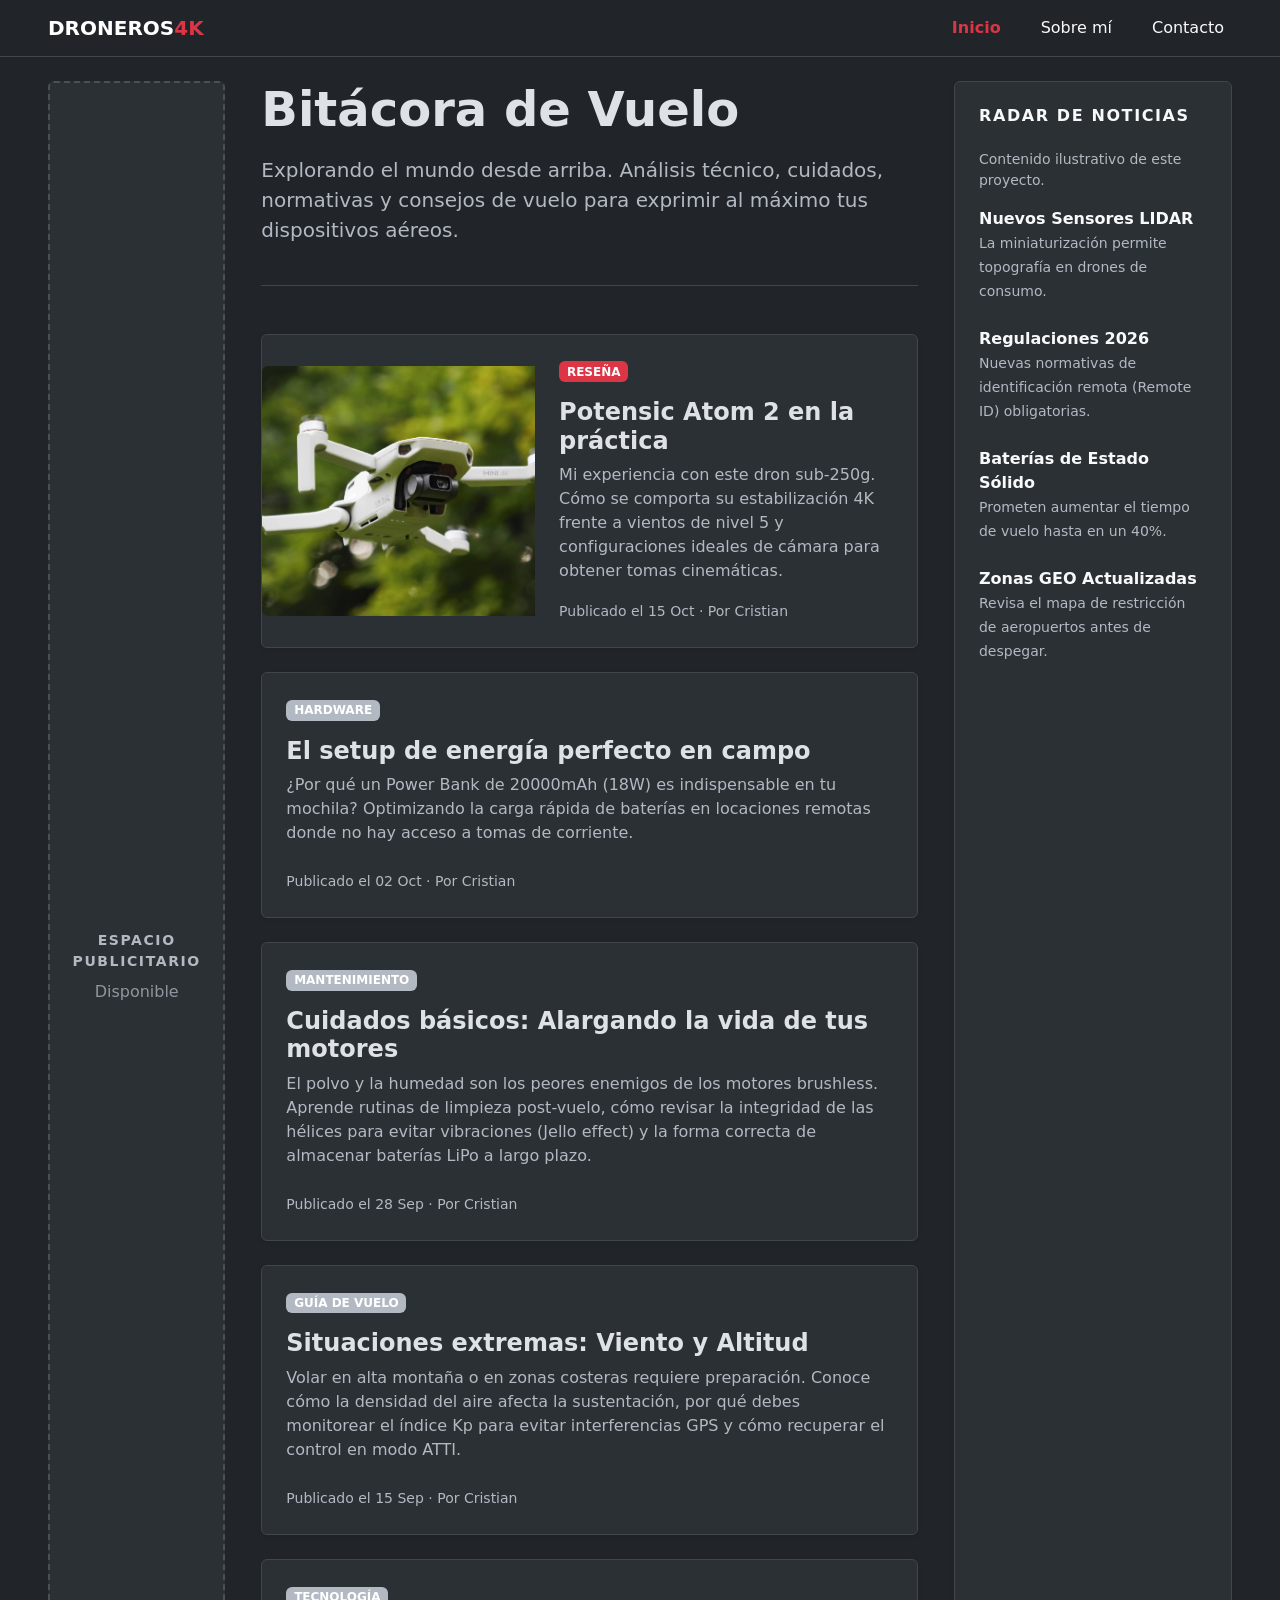
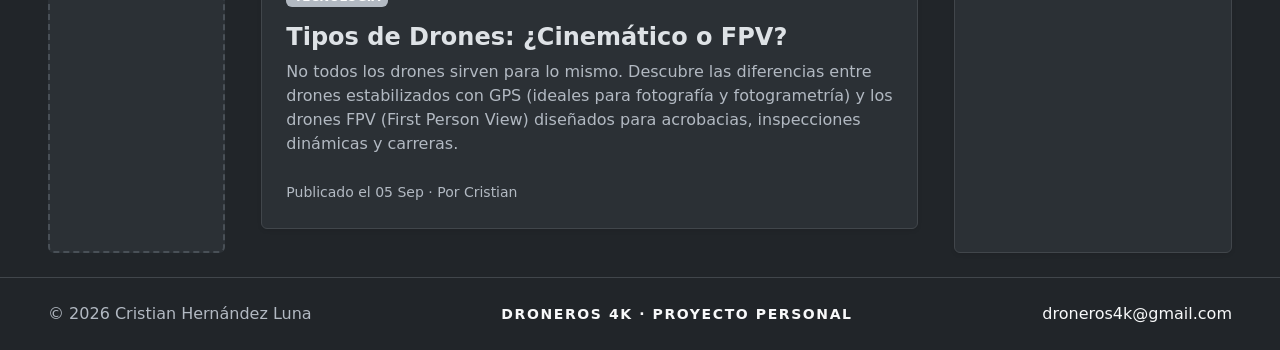
<file: index.html>
<!DOCTYPE html>
<html lang="es" data-bs-theme="dark">
<head>
  <meta charset="utf-8">
  <meta name="viewport" content="width=device-width, initial-scale=1">
  <title>Droneros 4K | Inicio</title>
  <link href="https://cdn.jsdelivr.net/npm/bootstrap@5.3.2/dist/css/bootstrap.min.css" rel="stylesheet">
  <link rel="stylesheet" href="style.css">
</head>
<body class="d-flex flex-column min-vh-100 bg-body">

    <!-- BARRA DE NAVEGACIÓN -->
    <nav class="navbar navbar-expand-lg navbar-dark bg-dark sticky-top border-bottom border-secondary-subtle">
        <div class="container-fluid px-lg-5">
            <a class="navbar-brand fw-bold text-uppercase tracking-wide" href="index.html">Droneros<span class="text-danger">4K</span></a>
            <button class="navbar-toggler border-0" type="button" data-bs-toggle="collapse" data-bs-target="#navbarNav" aria-controls="navbarNav" aria-expanded="false" aria-label="Abrir navegación">
                <span class="navbar-toggler-icon"></span>
            </button>
            <div class="collapse navbar-collapse" id="navbarNav">
                <ul class="navbar-nav ms-auto gap-4">
                    <li class="nav-item">
                        <a class="nav-link active text-danger fw-semibold" aria-current="page" href="index.html">Inicio</a>
                    </li>
                    <li class="nav-item">
                        <a class="nav-link text-light fw-light hover-nav" href="about.html">Sobre mí</a>
                    </li>
                    <li class="nav-item">
                        <a class="nav-link text-light fw-light hover-nav" href="contact.html">Contacto</a>
                    </li>
                </ul>
            </div>
        </div>
    </nav>

    <!-- CUERPO PRINCIPAL -->
    <section class="container-fluid flex-grow-1 d-flex flex-column px-lg-5 py-4">
        <div class="row flex-grow-1">
            
            <!-- Izquierda: Publicidad -->
            <aside class="col-12 col-lg-2 d-none d-lg-block">
                <div class="ad-space h-100 rounded d-flex flex-column justify-content-center align-items-center text-secondary p-4 text-center bg-body-tertiary">
                    <small class="text-uppercase fw-bold letter-spacing">Espacio Publicitario</small>
                    <span class="fs-6 mt-2 opacity-75">Disponible</span>
                </div>
            </aside>

            <!-- Centro: Contenido Principal -->
            <main class="col-12 col-lg-7 px-lg-4">
                <header class="mb-5 border-bottom border-secondary-subtle pb-4">
                    <h1 class="display-5 fw-bold mb-3">Bitácora de Vuelo</h1>
                    <p class="lead text-secondary">Explorando el mundo desde arriba. Análisis técnico, cuidados, normativas y consejos de vuelo para exprimir al máximo tus dispositivos aéreos.</p>
                </header>

                <!-- Artículo 1 -->
                <article class="card mb-4 border-secondary-subtle shadow-sm hover-card bg-body-tertiary">
                    <div class="row g-0 align-items-center">
                        <div class="col-md-5">
                            <img src="Pic/original.jpeg" class="img-fluid rounded-start h-100 object-fit-cover" style="min-height: 250px;" alt="Drone en vuelo">
                        </div>
                        <div class="col-md-7">
                            <div class="card-body p-4">
                                <span class="badge bg-danger text-uppercase fw-semibold mb-3">Reseña</span>
                                <h2 class="card-title h4 fw-bold">Potensic Atom 2 en la práctica</h2>
                                <p class="card-text text-secondary">Mi experiencia con este dron sub-250g. Cómo se comporta su estabilización 4K frente a vientos de nivel 5 y configuraciones ideales de cámara para obtener tomas cinemáticas.</p>
                                <p class="card-text"><small class="text-muted fw-light">Publicado el 15 Oct · Por Cristian</small></p>
                            </div>
                        </div>
                    </div>
                </article>

                <!-- Artículo 2 -->
                <article class="card mb-4 border-secondary-subtle shadow-sm hover-card bg-body-tertiary">
                    <div class="card-body p-4">
                        <span class="badge bg-secondary text-uppercase fw-semibold mb-3">Hardware</span>
                        <h2 class="card-title h4 fw-bold">El setup de energía perfecto en campo</h2>
                        <p class="card-text text-secondary mb-4">¿Por qué un Power Bank de 20000mAh (18W) es indispensable en tu mochila? Optimizando la carga rápida de baterías en locaciones remotas donde no hay acceso a tomas de corriente.</p>
                        <p class="card-text"><small class="text-muted fw-light">Publicado el 02 Oct · Por Cristian</small></p>
                    </div>
                </article>

                <!-- Artículo 3 -->
                <article class="card mb-4 border-secondary-subtle shadow-sm hover-card bg-body-tertiary">
                    <div class="card-body p-4">
                        <span class="badge bg-secondary text-uppercase fw-semibold mb-3">Mantenimiento</span>
                        <h2 class="card-title h4 fw-bold">Cuidados básicos: Alargando la vida de tus motores</h2>
                        <p class="card-text text-secondary mb-4">El polvo y la humedad son los peores enemigos de los motores brushless. Aprende rutinas de limpieza post-vuelo, cómo revisar la integridad de las hélices para evitar vibraciones (Jello effect) y la forma correcta de almacenar baterías LiPo a largo plazo.</p>
                        <p class="card-text"><small class="text-muted fw-light">Publicado el 28 Sep · Por Cristian</small></p>
                    </div>
                </article>

                <!-- Artículo 4 -->
                <article class="card mb-4 border-secondary-subtle shadow-sm hover-card bg-body-tertiary">
                    <div class="card-body p-4">
                        <span class="badge bg-secondary text-uppercase fw-semibold mb-3">Guía de Vuelo</span>
                        <h2 class="card-title h4 fw-bold">Situaciones extremas: Viento y Altitud</h2>
                        <p class="card-text text-secondary mb-4">Volar en alta montaña o en zonas costeras requiere preparación. Conoce cómo la densidad del aire afecta la sustentación, por qué debes monitorear el índice Kp para evitar interferencias GPS y cómo recuperar el control en modo ATTI.</p>
                        <p class="card-text"><small class="text-muted fw-light">Publicado el 15 Sep · Por Cristian</small></p>
                    </div>
                </article>

                <!-- Artículo 5 -->
                <article class="card mb-4 border-secondary-subtle shadow-sm hover-card bg-body-tertiary">
                    <div class="card-body p-4">
                        <span class="badge bg-secondary text-uppercase fw-semibold mb-3">Tecnología</span>
                        <h2 class="card-title h4 fw-bold">Tipos de Drones: ¿Cinemático o FPV?</h2>
                        <p class="card-text text-secondary mb-4">No todos los drones sirven para lo mismo. Descubre las diferencias entre drones estabilizados con GPS (ideales para fotografía y fotogrametría) y los drones FPV (First Person View) diseñados para acrobacias, inspecciones dinámicas y carreras.</p>
                        <p class="card-text"><small class="text-muted fw-light">Publicado el 05 Sep · Por Cristian</small></p>
                    </div>
                </article>
            </main>

            <!-- Derecha: Noticias -->
            <aside class="col-12 col-lg-3 mt-4 mt-lg-0">
                <div class="bg-body-tertiary rounded border border-secondary-subtle shadow-sm p-4 h-100">
                    <h3 class="h6 text-uppercase fw-bold text-light mb-4 letter-spacing">Radar de Noticias</h3><p class="small text-secondary">Contenido ilustrativo de este proyecto.</p>
                    <div class="d-flex flex-column gap-4">
                        <div>
                            <span class="text-light fw-bold d-block">Nuevos Sensores LIDAR</span>
                            <span class="text-secondary small">La miniaturización permite topografía en drones de consumo.</span>
                        </div>
                        <div>
                            <span class="text-light fw-bold d-block">Regulaciones 2026</span>
                            <span class="text-secondary small">Nuevas normativas de identificación remota (Remote ID) obligatorias.</span>
                        </div>
                        <div>
                            <span class="text-light fw-bold d-block">Baterías de Estado Sólido</span>
                            <span class="text-secondary small">Prometen aumentar el tiempo de vuelo hasta en un 40%.</span>
                        </div>
                        <div>
                            <span class="text-light fw-bold d-block">Zonas GEO Actualizadas</span>
                            <span class="text-secondary small">Revisa el mapa de restricción de aeropuertos antes de despegar.</span>
                        </div>
                    </div>
                </div>
            </aside>
        </div>
    </section>

    <!-- FOOTER -->
    <footer class="bg-dark text-light border-top border-secondary-subtle py-4 mt-auto">
        <div class="container-fluid px-lg-5 d-flex flex-column flex-md-row justify-content-between align-items-center">
            <span class="mb-2 mb-md-0 fw-light text-secondary">© 2026 Cristian Hernández Luna</span>
            <span class="mb-2 mb-md-0 text-uppercase letter-spacing small fw-bold">Droneros 4K · Proyecto personal</span>
            <a href="mailto:droneros4k@gmail.com" class="text-light text-decoration-none hover-link">droneros4k@gmail.com</a>
        </div>
    </footer>
    
    <script src="https://cdn.jsdelivr.net/npm/bootstrap@5.3.2/dist/js/bootstrap.bundle.min.js"></script>
    <script src="script.js"></script>
</body>
</html>
</file>
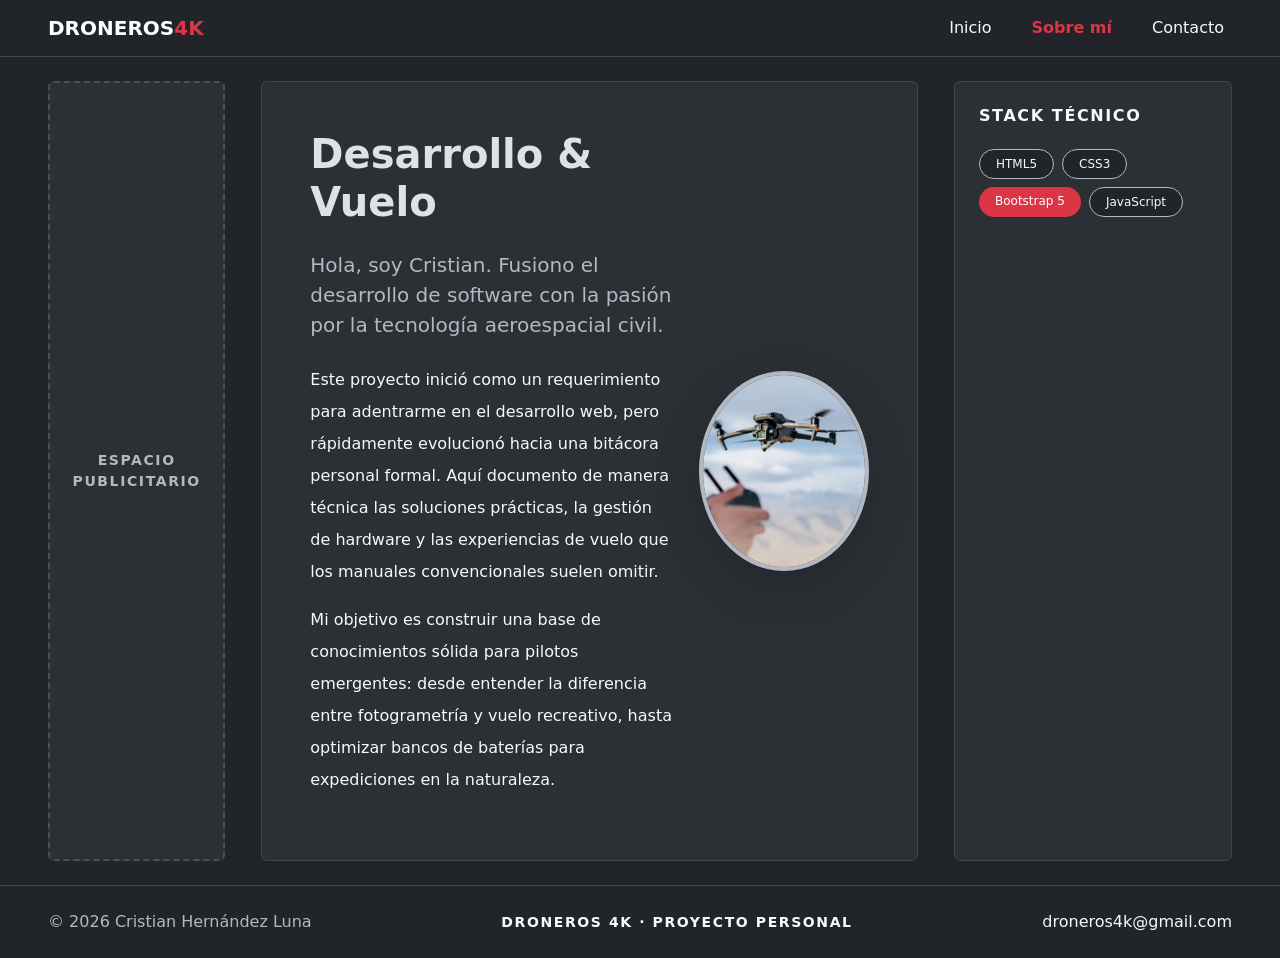
<file: about.html>
<!DOCTYPE html>
<html lang="es" data-bs-theme="dark">
<head>
  <meta charset="utf-8">
  <meta name="viewport" content="width=device-width, initial-scale=1">
  <title>Droneros 4K | Sobre Mí</title>
  <link href="https://cdn.jsdelivr.net/npm/bootstrap@5.3.2/dist/css/bootstrap.min.css" rel="stylesheet">
  <link rel="stylesheet" href="style.css">
</head>
<body class="d-flex flex-column min-vh-100 bg-body">

    <!-- BARRA DE NAVEGACIÓN -->
    <nav class="navbar navbar-expand-lg navbar-dark bg-dark sticky-top border-bottom border-secondary-subtle">
        <div class="container-fluid px-lg-5">
            <a class="navbar-brand fw-bold text-uppercase tracking-wide" href="index.html">Droneros<span class="text-danger">4K</span></a>
            <button class="navbar-toggler border-0" type="button" data-bs-toggle="collapse" data-bs-target="#navbarNav" aria-controls="navbarNav" aria-expanded="false" aria-label="Abrir navegación">
                <span class="navbar-toggler-icon"></span>
            </button>
            <div class="collapse navbar-collapse" id="navbarNav">
                <ul class="navbar-nav ms-auto gap-4">
                    <li class="nav-item">
                        <a class="nav-link text-light fw-light hover-nav" href="index.html">Inicio</a>
                    </li>
                    <li class="nav-item">
                        <a class="nav-link active text-danger fw-semibold" aria-current="page" href="about.html">Sobre mí</a>
                    </li>
                    <li class="nav-item">
                        <a class="nav-link text-light fw-light hover-nav" href="contact.html">Contacto</a>
                    </li>
                </ul>
            </div>
        </div>
    </nav>

    <!-- CUERPO PRINCIPAL -->
    <section class="container-fluid flex-grow-1 d-flex flex-column px-lg-5 py-4">
        <div class="row flex-grow-1">

            <aside class="col-12 col-lg-2 d-none d-lg-block">
                <div class="ad-space h-100 rounded d-flex flex-column justify-content-center align-items-center text-secondary p-4 text-center bg-body-tertiary">
                    <small class="text-uppercase fw-bold letter-spacing">Espacio Publicitario</small>
                </div>
            </aside>

            <main class="col-12 col-lg-7 px-lg-4 d-flex">
                <div class="bg-body-tertiary p-5 rounded border border-secondary-subtle shadow-sm w-100 d-flex flex-column justify-content-center">
                    <div class="row align-items-center">
                        <div class="col-md-8 order-2 order-md-1 mt-4 mt-md-0 pr-md-5">
                            <h1 class="display-6 fw-bold mb-4">Desarrollo & Vuelo</h1>
                            <p class="lead text-secondary mb-4">Hola, soy Cristian. Fusiono el desarrollo de software con la pasión por la tecnología aeroespacial civil.</p>
                            <p class="fw-light text-light lh-lg">Este proyecto inició como un requerimiento para adentrarme en el desarrollo web, pero rápidamente evolucionó hacia una bitácora personal formal. Aquí documento de manera técnica las soluciones prácticas, la gestión de hardware y las experiencias de vuelo que los manuales convencionales suelen omitir.</p>
                            <p class="fw-light text-light lh-lg">Mi objetivo es construir una base de conocimientos sólida para pilotos emergentes: desde entender la diferencia entre fotogrametría y vuelo recreativo, hasta optimizar bancos de baterías para expediciones en la naturaleza.</p>
                        </div>
                        <div class="col-md-4 order-1 order-md-2 text-center text-md-end">
                            <img src="Pic/dronVolando.jpg" alt="Dron en vuelo" class="img-fluid rounded-circle shadow-lg border border-4 border-secondary" style="width: 200px; height: 200px; object-fit: cover;">
                        </div>
                    </div>
                </div>
            </main>

            <aside class="col-12 col-lg-3 mt-4 mt-lg-0">
                <div class="bg-body-tertiary rounded border border-secondary-subtle shadow-sm p-4 h-100">
                    <h3 class="h6 text-uppercase fw-bold text-light mb-4 letter-spacing">Stack Técnico</h3>
                    <div class="d-flex flex-wrap gap-2">
                        <span class="badge rounded-pill bg-dark text-light border border-secondary fw-normal py-2 px-3">HTML5</span>
                        <span class="badge rounded-pill bg-dark text-light border border-secondary fw-normal py-2 px-3">CSS3</span>
                        <span class="badge rounded-pill bg-danger fw-normal py-2 px-3">Bootstrap 5</span>
                        <span class="badge rounded-pill bg-dark text-light border border-secondary fw-normal py-2 px-3">JavaScript</span>

                    </div>
                </div>
            </aside>
        </div>
    </section>

    <!-- FOOTER -->
    <footer class="bg-dark text-light border-top border-secondary-subtle py-4 mt-auto">
        <div class="container-fluid px-lg-5 d-flex flex-column flex-md-row justify-content-between align-items-center">
            <span class="mb-2 mb-md-0 fw-light text-secondary">© 2026 Cristian Hernández Luna</span>
            <span class="mb-2 mb-md-0 text-uppercase letter-spacing small fw-bold">Droneros 4K · Proyecto personal</span>
            <a href="mailto:droneros4k@gmail.com" class="text-light text-decoration-none hover-link">droneros4k@gmail.com</a>
        </div>
    </footer>

    <script src="https://cdn.jsdelivr.net/npm/bootstrap@5.3.2/dist/js/bootstrap.bundle.min.js"></script>
    <script src="script.js"></script>
</body>
</html>
</file>
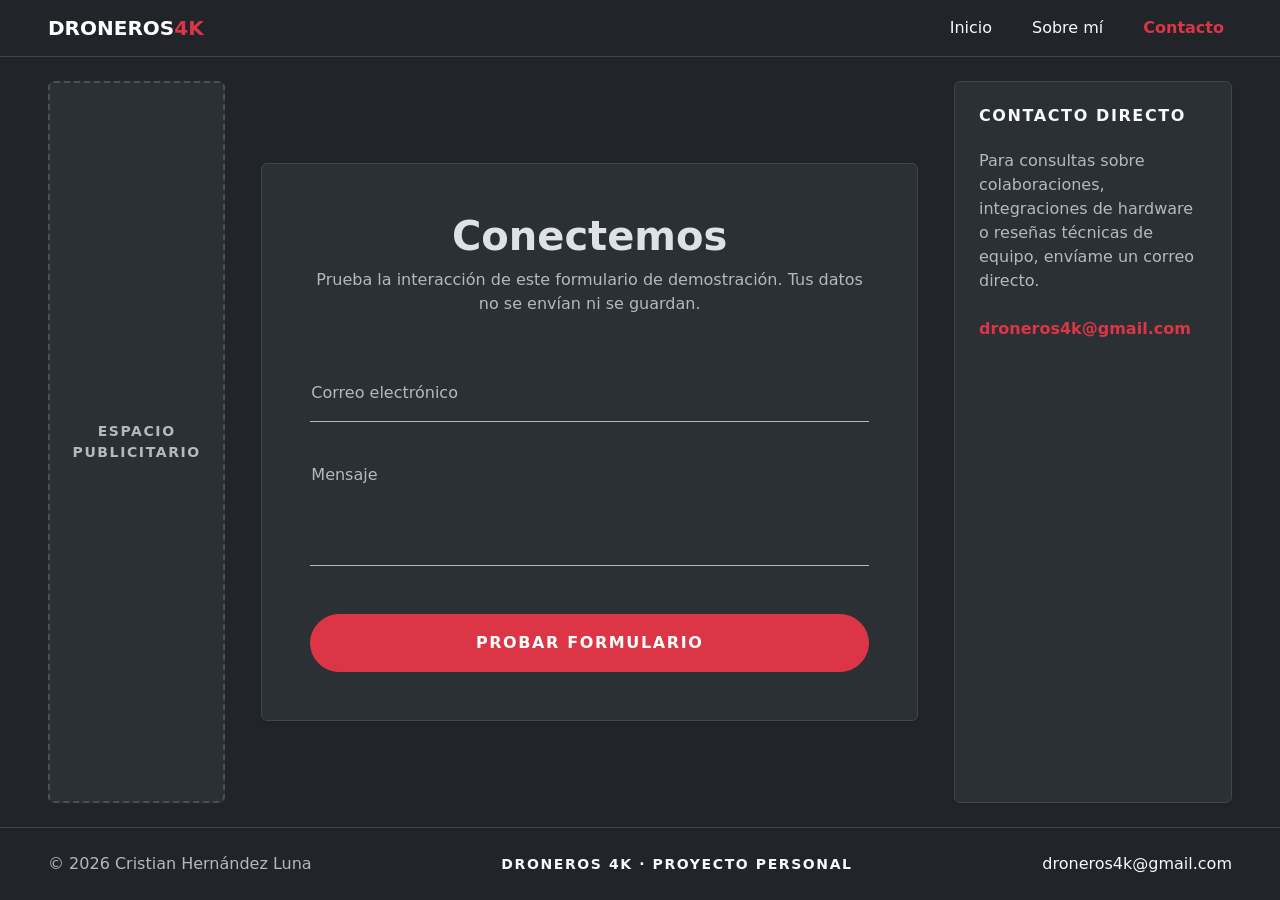
<file: contact.html>
<!DOCTYPE html>
<html lang="es" data-bs-theme="dark">
<head>
  <meta charset="utf-8">
  <meta name="viewport" content="width=device-width, initial-scale=1">
  <title>Droneros 4K | Contacto</title>
  <link href="https://cdn.jsdelivr.net/npm/bootstrap@5.3.2/dist/css/bootstrap.min.css" rel="stylesheet">
  <link rel="stylesheet" href="style.css">
</head>
<body class="d-flex flex-column min-vh-100 bg-body">

    <!-- BARRA DE NAVEGACIÓN -->
    <nav class="navbar navbar-expand-lg navbar-dark bg-dark sticky-top border-bottom border-secondary-subtle">
        <div class="container-fluid px-lg-5">
            <a class="navbar-brand fw-bold text-uppercase tracking-wide" href="index.html">Droneros<span class="text-danger">4K</span></a>
            <button class="navbar-toggler border-0" type="button" data-bs-toggle="collapse" data-bs-target="#navbarNav" aria-controls="navbarNav" aria-expanded="false" aria-label="Abrir navegación">
                <span class="navbar-toggler-icon"></span>
            </button>
            <div class="collapse navbar-collapse" id="navbarNav">
                <ul class="navbar-nav ms-auto gap-4">
                    <li class="nav-item">
                        <a class="nav-link text-light fw-light hover-nav" href="index.html">Inicio</a>
                    </li>
                    <li class="nav-item">
                        <a class="nav-link text-light fw-light hover-nav" href="about.html">Sobre mí</a>
                    </li>
                    <li class="nav-item">
                        <a class="nav-link active text-danger fw-semibold" aria-current="page" href="contact.html">Contacto</a>
                    </li>
                </ul>
            </div>
        </div>
    </nav>

    <!-- CUERPO PRINCIPAL -->
    <section class="container-fluid flex-grow-1 d-flex flex-column px-lg-5 py-4">
        <div class="row flex-grow-1">
            
            <aside class="col-12 col-lg-2 d-none d-lg-block">
                <div class="ad-space h-100 rounded d-flex flex-column justify-content-center align-items-center text-secondary p-4 text-center bg-body-tertiary">
                    <small class="text-uppercase fw-bold letter-spacing">Espacio Publicitario</small>
                </div>
            </aside>

            <main class="col-12 col-lg-7 px-lg-4 d-flex justify-content-center align-items-center">
                <div class="bg-body-tertiary p-5 rounded border border-secondary-subtle shadow-sm w-100">
                    <div class="mb-5 text-center">
                        <h1 class="display-6 fw-bold mb-2">Conectemos</h1>
                        <p class="text-secondary fw-light">Prueba la interacción de este formulario de demostración. Tus datos no se envían ni se guardan.</p>
                    </div>
                    
                    <!-- ALERTA DE BOOTSTRAP -->
                    <div id="alerta-mensaje" class="alert alert-success border-0 alert-dismissible fade show d-none shadow-sm" role="alert">
                        <strong>¡Prueba completada!</strong> El formulario es válido. Esta es una simulación: no se ha enviado ni guardado ningún mensaje.
                        <button type="button" class="btn-close" aria-label="Cerrar confirmación" onclick="ocultarAlerta()"></button>
                    </div>

                    <!-- FORMULARIO MINIMALISTA CON FLOATING LABELS -->
                    <form id="formulario-contacto" onsubmit="mostrarAlerta(event)">
                        <div class="form-floating mb-4">
                            <input type="email" class="form-control bg-transparent border-0 border-bottom border-secondary rounded-0 px-0 shadow-none text-light" id="correo" required placeholder="nombre@ejemplo.com">
                            <label for="correo" class="px-0 text-secondary">Correo electrónico</label>
                        </div>
                        <div class="form-floating mb-5">
                            <textarea class="form-control bg-transparent border-0 border-bottom border-secondary rounded-0 px-0 shadow-none text-light" id="mensaje" required placeholder="Escribe tu mensaje..." style="height: 120px; resize: none;"></textarea>
                            <label for="mensaje" class="px-0 text-secondary">Mensaje</label>
                        </div>
                        <button type="submit" class="btn btn-danger btn-lg w-100 rounded-pill fw-bold text-uppercase letter-spacing fs-6 py-3">Probar formulario</button>
                    </form>
                </div>
            </main>

            <aside class="col-12 col-lg-3 mt-4 mt-lg-0">
                <div class="bg-body-tertiary rounded border border-secondary-subtle shadow-sm p-4 h-100">
                    <h3 class="h6 text-uppercase fw-bold text-light mb-4 letter-spacing">Contacto Directo</h3>
                    <p class="text-secondary fw-light mb-4">Para consultas sobre colaboraciones, integraciones de hardware o reseñas técnicas de equipo, envíame un correo directo.</p>
                    <a href="mailto:droneros4k@gmail.com" class="text-danger fw-bold text-decoration-none fs-5 hover-link">droneros4k@gmail.com</a>
                </div>
            </aside>
        </div>
    </section>

    <!-- FOOTER -->
    <footer class="bg-dark text-light border-top border-secondary-subtle py-4 mt-auto">
        <div class="container-fluid px-lg-5 d-flex flex-column flex-md-row justify-content-between align-items-center">
            <span class="mb-2 mb-md-0 fw-light text-secondary">© 2026 Cristian Hernández Luna</span>
            <span class="mb-2 mb-md-0 text-uppercase letter-spacing small fw-bold">Droneros 4K · Proyecto personal</span>
            <a href="mailto:droneros4k@gmail.com" class="text-light text-decoration-none hover-link">droneros4k@gmail.com</a>
        </div>
    </footer>

    <script src="https://cdn.jsdelivr.net/npm/bootstrap@5.3.2/dist/js/bootstrap.bundle.min.js"></script>
    <script src="script.js"></script>
</body>
</html>
</file>
<file: style.css>
/* Legibilidad y adaptación de la demo, conservando su diseño oscuro. */
:root, [data-bs-theme="dark"] { --bs-secondary-rgb: 178, 185, 194; --bs-secondary-color: #b2b9c2; }
main, aside, .card-body { min-width: 0; }
a[href^="mailto:"] { overflow-wrap: anywhere; }
aside a[href^="mailto:"] { font-size: 1rem !important; }
.card img { width: 100%; }
.navbar-toggler, .btn-close { min-width: 44px; min-height: 44px; }
a:focus-visible, button:focus-visible { outline: 2px solid #ee6b78; outline-offset: 4px; }
.form-control:focus-visible { outline: 2px solid #ee6b78; outline-offset: 4px; }
@media (max-width: 767.98px) {
    main > .p-5 { padding: 24px 20px !important; }
    .card .rounded-start { border-radius: var(--bs-card-border-radius) var(--bs-card-border-radius) 0 0 !important; }
    h1, h2 { overflow-wrap: anywhere; }
    .navbar-nav { gap: 0 !important; padding-top: 12px; }
    .navbar-nav .nav-link { padding-block: 12px; }
    .card-body.p-4 { padding: 20px !important; }
}
@media (prefers-reduced-motion: reduce) {
    *, *::before, *::after { scroll-behavior: auto !important; transition: none !important; }
    .hover-card:hover { transform: none; }
}
/* Reseteo y Base */
html, body {
    height: 100%;
    width: 100%;
    /* El modo oscuro es manejado nativamente por data-bs-theme="dark" en HTML */
    font-family: system-ui, -apple-system, "Segoe UI", Roboto, "Helvetica Neue", Arial, sans-serif;
}

/* Utilidades Tipográficas Pro */
.letter-spacing {
    letter-spacing: 0.1rem;
}

/* Transiciones Suaves */
a, button, .card, .badge {
    transition: all 0.3s ease-in-out;
}

/* Interacción de Tarjetas (Cards) */
.hover-card {
    transition: transform 0.2s ease, box-shadow 0.2s ease;
}
.hover-card:hover {
    transform: translateY(-5px);
    /* Sombra oscura más pronunciada para resaltar sobre el fondo negro */
    box-shadow: 0 1rem 3rem rgba(0,0,0,0.5) !important; 
}

/* Enlaces limpios */
.hover-link:hover {
    color: #dc3545 !important; /* Rojo Bootstrap */
    opacity: 0.8;
}
.hover-nav:hover {
    color: #dc3545 !important;
}

/* Espacio Publicitario Minimalista (Borde Punteado) */
.ad-space {
    border: 2px dashed #495057; /* Gris oscuro para el modo dark */
}

/* Formulario - Removiendo bordes de Bootstrap al enfocar */
.form-control:focus {
    border-color: #dc3545 !important; /* Acento rojo abajo al escribir */
    box-shadow: none !important;
}

/* Asegurar que las labels flotantes se vean bien en modo oscuro */
.form-floating > .form-control:focus ~ label,
.form-floating > .form-control:not(:placeholder-shown) ~ label {
    color: #dc3545 !important;
}
</file>
